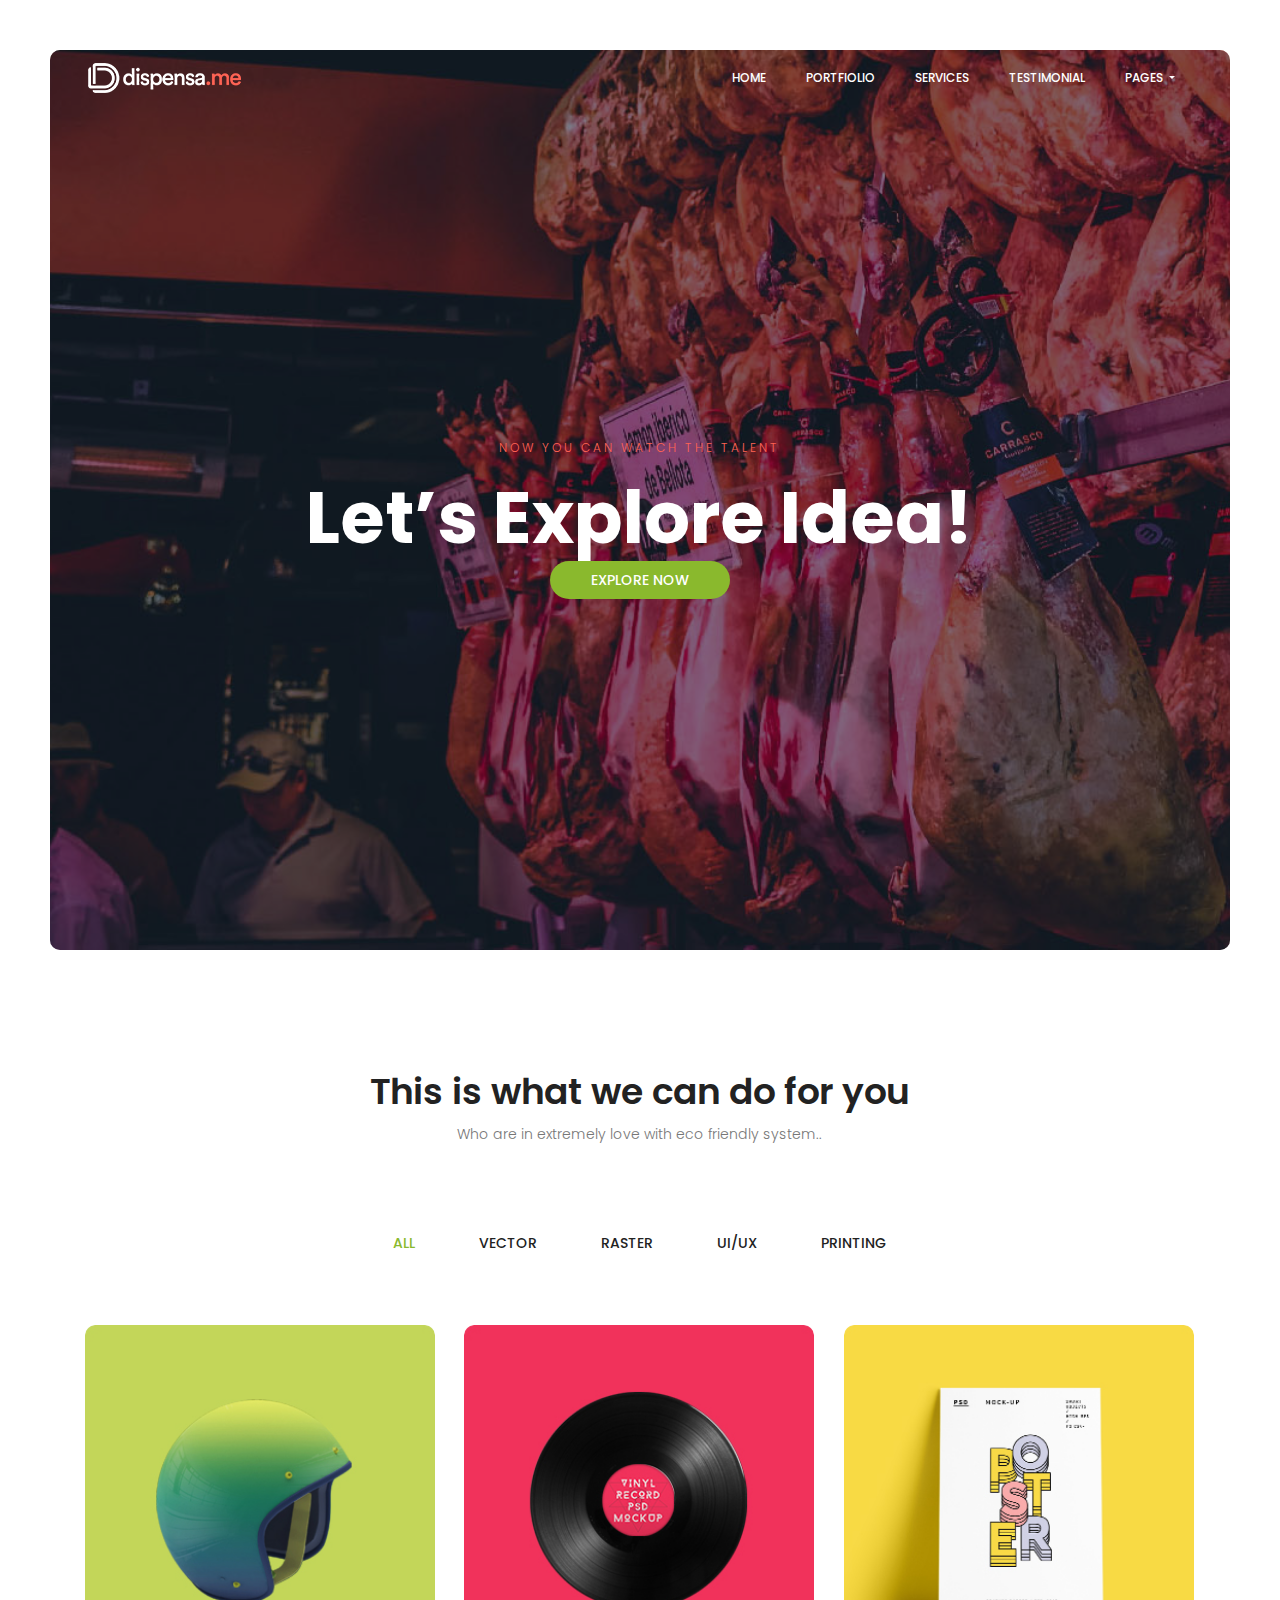
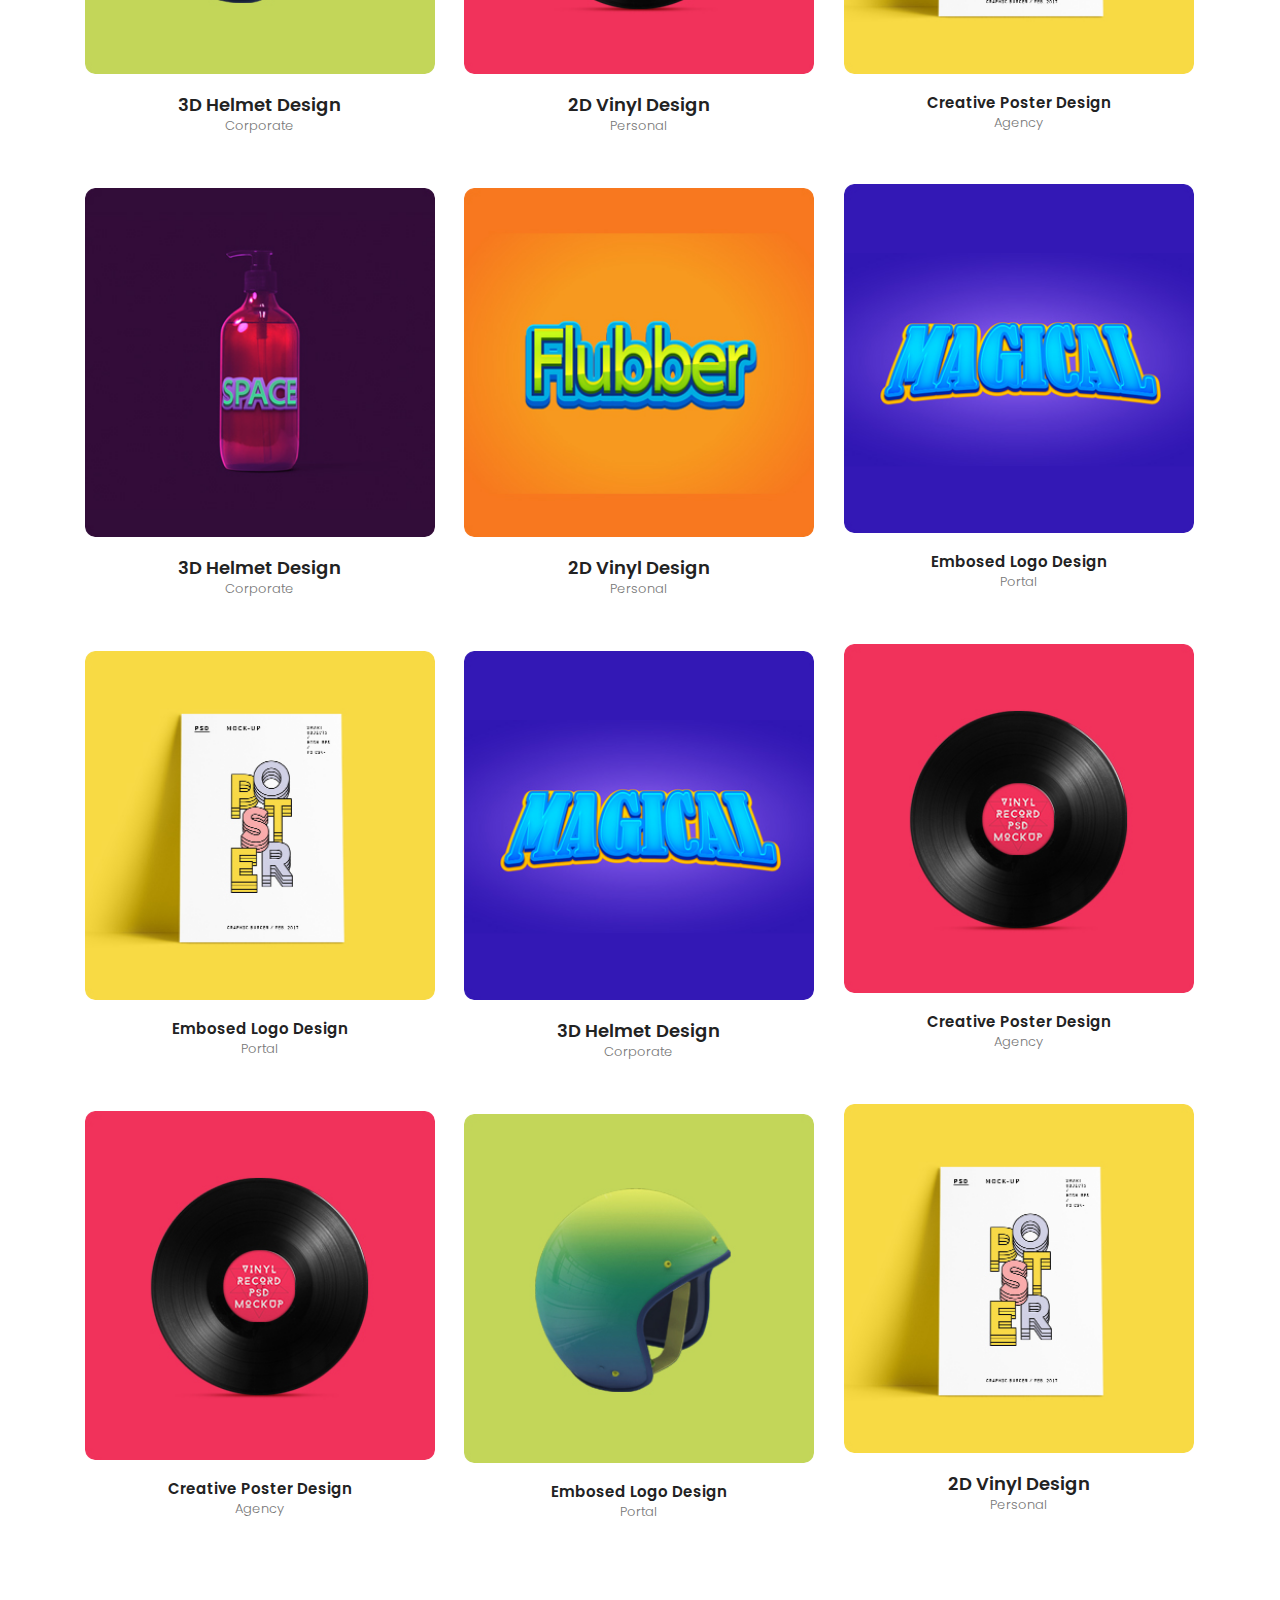
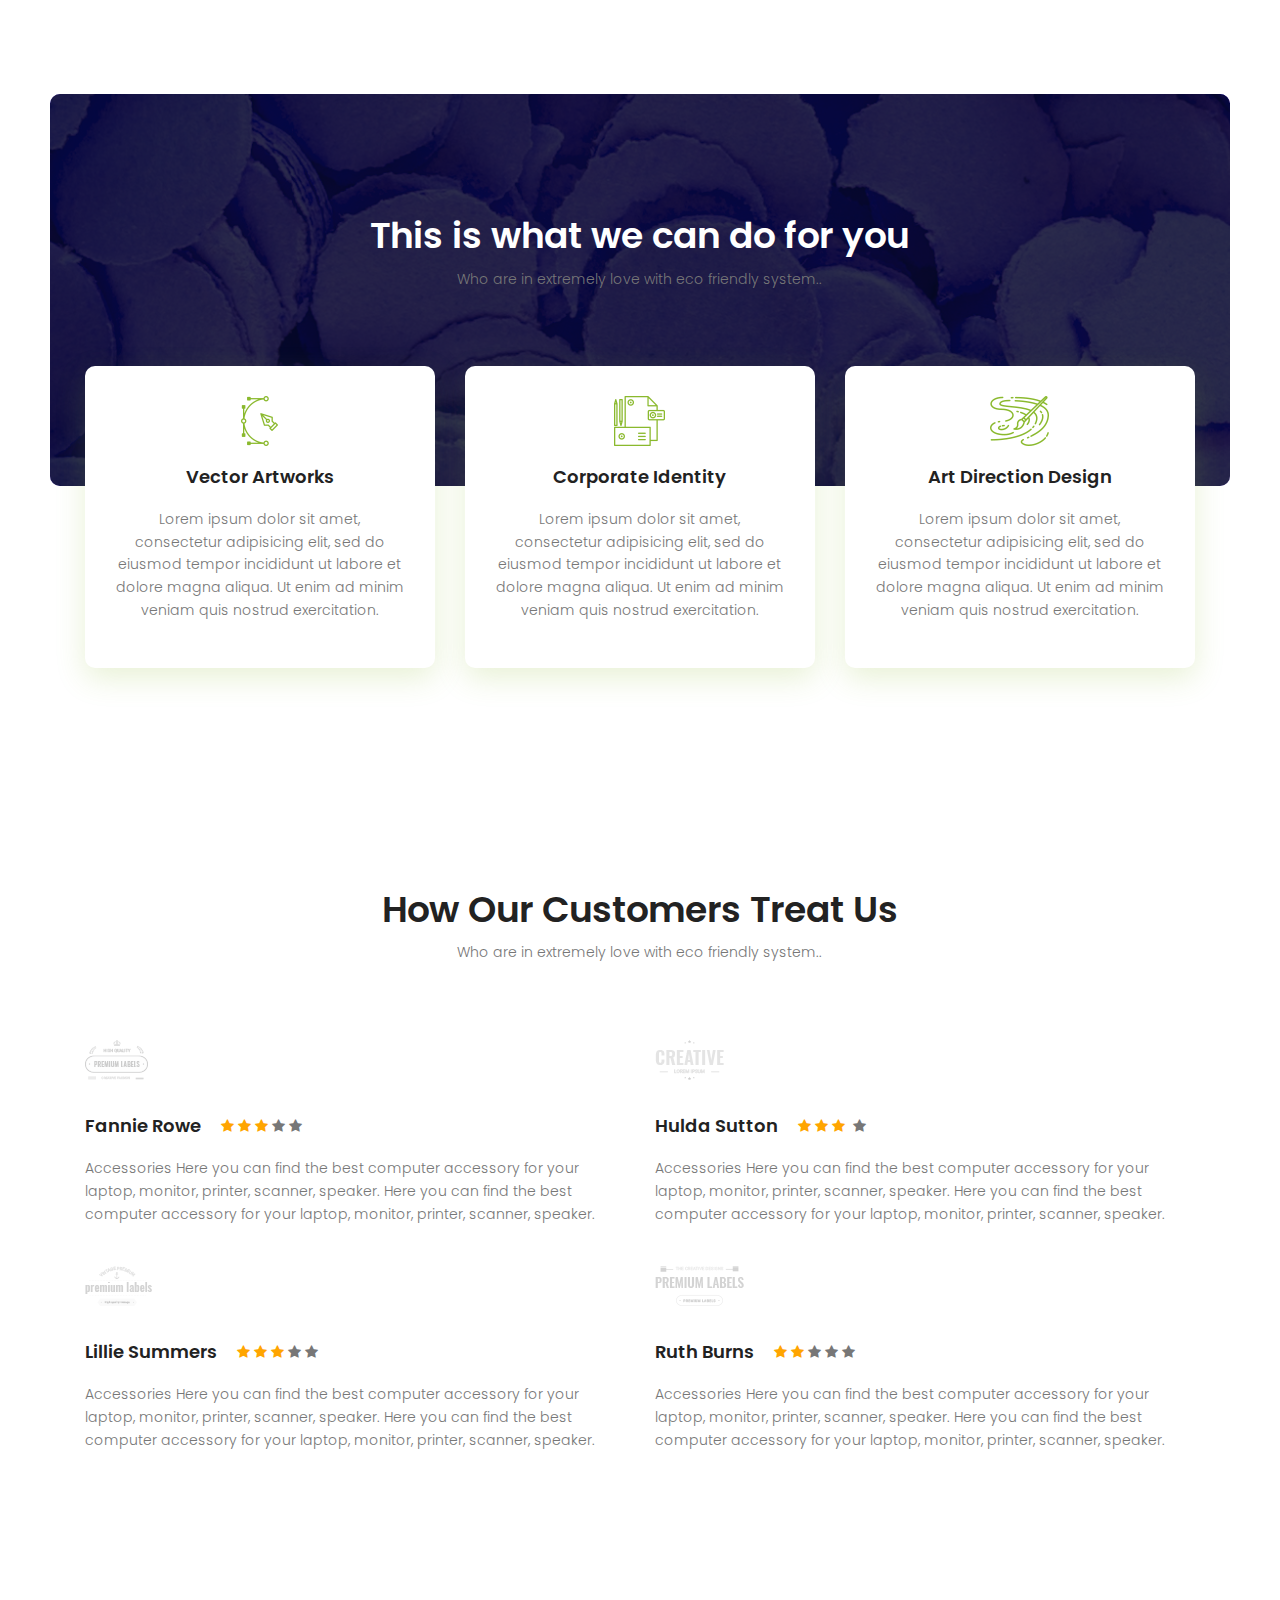
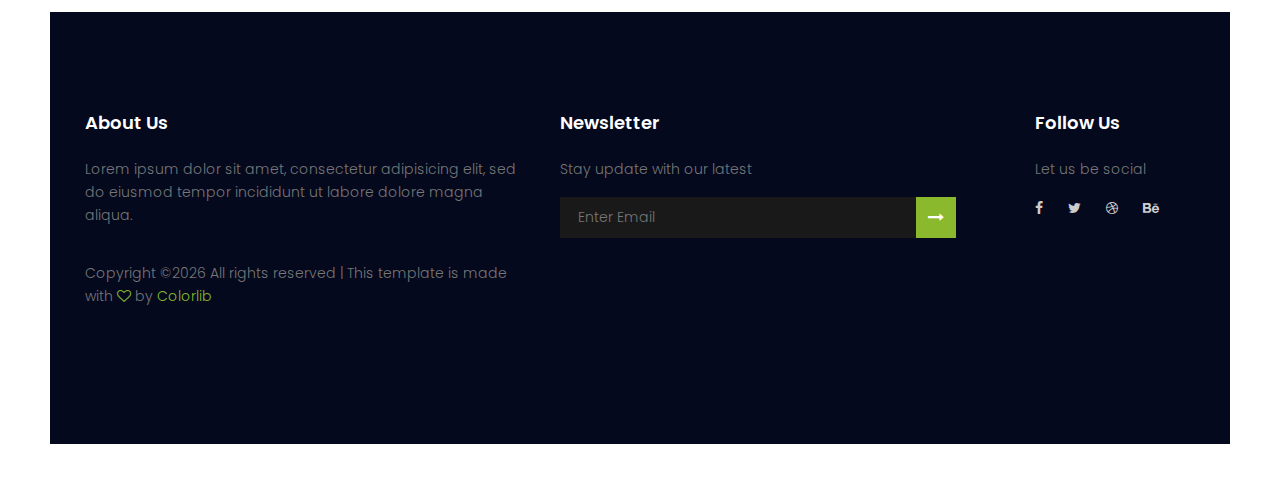
<file: index - Copia.html>
<!DOCTYPE html>
	<html lang="zxx" class="no-js">
	<head>
		<!-- Mobile Specific Meta -->
		<meta name="viewport" content="width=device-width, initial-scale=1, shrink-to-fit=no">
		<!-- Favicon-->
		<link rel="shortcut icon" href="img/fav.png">
		<!-- Author Meta -->
		<meta name="author" content="codepixer">
		<!-- Meta Description -->
		<meta name="description" content="">
		<!-- Meta Keyword -->
		<meta name="keywords" content="">
		<!-- meta character set -->
		<meta charset="UTF-8">
		<!-- Site Title -->
		<title>Portfolio</title>

		<link href="https://fonts.googleapis.com/css?family=Poppins:100,200,400,300,500,600,700" rel="stylesheet"> 
			<!--
			CSS
			============================================= -->
			<link rel="stylesheet" href="css/linearicons.css">
			<link rel="stylesheet" href="css/font-awesome.min.css">
			<link rel="stylesheet" href="css/bootstrap.css">
			<link rel="stylesheet" href="css/magnific-popup.css">
			<link rel="stylesheet" href="css/nice-select.css">					
			<link rel="stylesheet" href="css/animate.min.css">
			<link rel="stylesheet" href="css/owl.carousel.css">
			<link rel="stylesheet" href="css/main.css">
		</head>
		<body>
			<div class="protfolio-wrap">

			<!-- Start Header Area -->
			<header class="default-header">
				<nav class="navbar navbar-expand-lg  navbar-light">
					<div class="container">
						  <a class="navbar-brand" href="index.html">
						  	<img src="img/logo.png" alt="">
						  </a>
						  <button class="navbar-toggler" type="button" data-toggle="collapse" data-target="#navbarSupportedContent" aria-controls="navbarSupportedContent" aria-expanded="false" aria-label="Toggle navigation">
						    <span class="text-white lnr lnr-menu"></span>
						  </button>

						  <div class="collapse navbar-collapse justify-content-end align-items-center" id="navbarSupportedContent">
						    <ul class="navbar-nav">
								<li><a href="#home">Home</a></li>
								<li><a href="#portfolio">Portfiolio</a></li>
								<li><a href="#service">Services</a></li>
								<li><a href="#testimonial">Testimonial</a></li>
							   <!-- Dropdown -->
							    <li class="dropdown">
							      <a class="dropdown-toggle" href="#" id="navbardrop" data-toggle="dropdown">
							        Pages
							      </a>
							      <div class="dropdown-menu">
							        <a class="dropdown-item" href="generic.html">Generic</a>
							        <a class="dropdown-item" href="elements.html">Elements</a>
							      </div>
							    </li>	
						    </ul>
						  </div>						
					</div>
				</nav>
			</header>
			<!-- End Header Area -->	
				<!-- start banner Area -->
				<section class="banner-area relative" id="home">	
					<div class="overlay overlay-bg"></div>
					<div class="container">
						<div class="row fullscreen d-flex align-items-center justify-content-center">
							<div class="banner-content col-lg-10">
								<h5 class="text-uppercase">Now you can watch the Talent</h5>
								<h1>
									Let’s Explore Idea!				
								</h1>
								<a href="#" class="primary-btn text-uppercase">Explore Now</a>
							</div>											
						</div>
					</div>
				</section>
				<!-- End banner Area -->	
				
				<!-- Start portfolio-area Area -->	
				<section class="portfolio-area section-gap" id="portfolio">
				  <div class="container">
						<div class="row d-flex justify-content-center">
							<div class="menu-content col-lg-10">
								<div class="title text-center">
									<h1 class="mb-10">This is what we can do for you</h1>
									<p>Who are in extremely love with eco friendly system..</p>
								</div>
							</div>
						</div>
				    
				    <div class="filters">
				      <ul>
				        <li class="active" data-filter="*">All</li>
				        <li data-filter=".corporate">Vector</li>
				        <li data-filter=".personal">Raster</li>
				        <li data-filter=".agency">UI/UX</li>
				        <li data-filter=".portal">Printing</li>
				      </ul>
				    </div>
				    
				    <div class="filters-content">
				      <div class="row grid">
				        <div class="single-portfolio col-sm-4 all corporate">
				          <div class="item">
				            <img src="img/p1.jpg" alt="Work 1">
				            <div class="p-inner">
				              <h4>3D Helmet Design</h4>
				              <div class="cat">Corporate</div>
				            </div>
				          </div>
				        </div>
				        <div class="single-portfolio col-sm-4 all personal">
				          <div class="item">
				            <img src="img/p2.jpg" alt="Work 1">
				            <div class="p-inner">
				              <h4>2D Vinyl Design</h4>
				              <div class="cat">Personal</div>
				            </div>
				          </div>
				        </div>
				        <div class="single-portfolio col-sm-4 all agency">
				          <div class="item">
				            <img src="img/p3.jpg" alt="Work 1">
				            <div class="p-inner">
				              <h5>Creative Poster Design</h5>
				              <div class="cat">Agency</div>
				            </div>
				          </div>
				        </div>
				        <div class="single-portfolio col-sm-4 all portal">
				          <div class="item">
				            <img src="img/p4.jpg" alt="Work 1">
				            <div class="p-inner">
				              <h5>Embosed Logo Design</h5>
				              <div class="cat">Portal</div>
				            </div>
				          </div>
				        </div>

				        <div class="single-portfolio col-sm-4 all corporate">
				          <div class="item">
				            <img src="img/p5.jpg" alt="Work 1">
				            <div class="p-inner">
				              <h4>3D Helmet Design</h4>
				              <div class="cat">Corporate</div>
				            </div>
				          </div>
				        </div>
				        <div class="single-portfolio col-sm-4 all personal">
				          <div class="item">
				            <img src="img/p6.jpg" alt="Work 1">
				            <div class="p-inner">
				              <h4>2D Vinyl Design</h4>
				              <div class="cat">Personal</div>
				            </div>
				          </div>
				        </div>
				        <div class="single-portfolio col-sm-4 all agency">
				          <div class="item">
				            <img src="img/p2.jpg" alt="Work 1">
				            <div class="p-inner">
				              <h5>Creative Poster Design</h5>
				              <div class="cat">Agency</div>
				            </div>
				          </div>
				        </div>
				        <div class="single-portfolio col-sm-4 all portal">
				          <div class="item">
				            <img src="img/p3.jpg" alt="Work 1">
				            <div class="p-inner">
				              <h5>Embosed Logo Design</h5>
				              <div class="cat">Portal</div>
				            </div>
				          </div>
				        </div>		
				        <div class="single-portfolio col-sm-4 all corporate">
				          <div class="item">
				            <img src="img/p4.jpg" alt="Work 1">
				            <div class="p-inner">
				              <h4>3D Helmet Design</h4>
				              <div class="cat">Corporate</div>
				            </div>
				          </div>
				        </div>
				        <div class="single-portfolio col-sm-4 all personal">
				          <div class="item">
				            <img src="img/p3.jpg" alt="Work 1">
				            <div class="p-inner">
				              <h4>2D Vinyl Design</h4>
				              <div class="cat">Personal</div>
				            </div>
				          </div>
				        </div>
				        <div class="single-portfolio col-sm-4 all agency">
				          <div class="item">
				            <img src="img/p2.jpg" alt="Work 1">
				            <div class="p-inner">
				              <h5>Creative Poster Design</h5>
				              <div class="cat">Agency</div>
				            </div>
				          </div>
				        </div>
				        <div class="single-portfolio col-sm-4 all portal">
				          <div class="item">
				            <img src="img/p1.jpg" alt="Work 1">
				            <div class="p-inner">
				              <h5>Embosed Logo Design</h5>
				              <div class="cat">Portal</div>
				            </div>
				          </div>
				        </div>					        		        
				        
				      </div>
				    </div>
				    
				  </div>
				</section>
				<!-- End portfolio-area Area -->	

				
				<!-- Start service Area -->
				<section class="service-area section-gap relative" id="service">
					<div class="overlay overlay-bg"></div>	
					<div class="container">
						<div class="row d-flex justify-content-center">
							<div class="menu-content pb-60 col-lg-10">
								<div class="title text-center">
									<h1 class="mb-10 text-white">This is what we can do for you</h1>
									<p>Who are in extremely love with eco friendly system..</p>
								</div>
							</div>
						</div>	
					</div>	
				</section>
				<!-- End service Area -->
				
				<!-- Start services Area -->
				<section class="services-area pb-100" >
					<div class="container">
						<div class="row">
							<div class="col-lg-4">
								<div class="single-service">
									<img class="img-fluid" src="img/s1.png" alt="">
									<h4>Vector Artworks</h4>
									<p>
										Lorem ipsum dolor sit amet, consectetur adipisicing elit, sed do eiusmod tempor incididunt ut labore et dolore magna aliqua. Ut enim ad minim veniam quis nostrud exercitation.
									</p>
								</div>
							</div>
							<div class="col-lg-4">
								<div class="single-service">
									<img class="img-fluid" src="img/s2.png" alt="">
									<h4>Corporate Identity</h4>
									<p>
										Lorem ipsum dolor sit amet, consectetur adipisicing elit, sed do eiusmod tempor incididunt ut labore et dolore magna aliqua. Ut enim ad minim veniam quis nostrud exercitation.
									</p>
								</div>
							</div>
							<div class="col-lg-4">
								<div class="single-service">
									<img class="img-fluid" src="img/s3.png" alt="">
									<h4>Art Direction Design</h4>
									<p>
										Lorem ipsum dolor sit amet, consectetur adipisicing elit, sed do eiusmod tempor incididunt ut labore et dolore magna aliqua. Ut enim ad minim veniam quis nostrud exercitation.
									</p>
								</div>
							</div>														
						</div>
					</div>	
				</section>
				<!-- End services Area -->
				
				<!-- Start review Area -->
				<section class="review-area section-gap" id="testimonial">
					<div class="container">
						<div class="row d-flex justify-content-center">
							<div class="menu-content pb-60 col-lg-10">
								<div class="title text-center">
									<h1 class="mb-10">How Our Customers Treat Us</h1>
									<p>Who are in extremely love with eco friendly system..</p>
								</div>
							</div>
						</div>							
						<div class="row">
							<div class="col-lg-6">
								<div class="single-review">
									<img src="img/c1.png" alt="">
									<div class="title d-flex flex-row">
										<a href="#"><h4>Fannie Rowe</h4></a>									
										<div class="star">
											<span class="fa fa-star checked"></span>
											<span class="fa fa-star checked"></span>
											<span class="fa fa-star checked"></span>
											<span class="fa fa-star"></span>
											<span class="fa fa-star"></span>
										</div>
									</div>
									<p>
										Accessories Here you can find the best computer accessory for your laptop, monitor, printer, scanner, speaker. Here you can find the best computer accessory for your laptop, monitor, printer, scanner, speaker.
									</p>
								</div>	
								<div class="single-review">
									<img src="img/c3.png" alt="">
									<div class="title d-flex flex-row">
										<a href="#"><h4>Lillie Summers</h4></a>									
										<div class="star">
											<span class="fa fa-star checked"></span>
											<span class="fa fa-star checked"></span>
											<span class="fa fa-star checked"></span>
											<span class="fa fa-star"></span>
											<span class="fa fa-star"></span>
										</div>
									</div>
									<p>
										Accessories Here you can find the best computer accessory for your laptop, monitor, printer, scanner, speaker. Here you can find the best computer accessory for your laptop, monitor, printer, scanner, speaker.
									</p>
								</div>															
							</div>
							<div class="col-lg-6">
								<div class="single-review">
									<img src="img/c2.png" alt="">
									<div class="title d-flex flex-row">
										<a href="#"><h4>Hulda Sutton</h4></a>									
										<div class="star">
											<span class="fa fa-star checked"></span>
											<span class="fa fa-star checked"></span>
											<span class="fa fa-star checked"></span>
											<span class="fa fa-starchecked"></span>
											<span class="fa fa-star"></span>
										</div>
									</div>
									<p>
										Accessories Here you can find the best computer accessory for your laptop, monitor, printer, scanner, speaker. Here you can find the best computer accessory for your laptop, monitor, printer, scanner, speaker.
									</p>
								</div>	
								<div class="single-review">
									<img src="img/c4.png" alt="">
									<div class="title d-flex flex-row">
										<a href="#"><h4>Ruth Burns</h4></a>									
										<div class="star">
											<span class="fa fa-star checked"></span>
											<span class="fa fa-star checked"></span>
											<span class="fa fa-star"></span>
											<span class="fa fa-star"></span>
											<span class="fa fa-star"></span>
										</div>
									</div>
									<p>
										Accessories Here you can find the best computer accessory for your laptop, monitor, printer, scanner, speaker. Here you can find the best computer accessory for your laptop, monitor, printer, scanner, speaker.
									</p>
								</div>															
							</div>							
						</div>	
				</section>
				<!-- End review Area -->
				

				<!-- start footer Area -->		
				<footer class="footer-area section-gap">
					<div class="container">
						<div class="row">
							<div class="col-lg-5 col-md-6 col-sm-6">
								<div class="single-footer-widget">
									<h6>About Us</h6>
									<p>
										Lorem ipsum dolor sit amet, consectetur adipisicing elit, sed do eiusmod tempor incididunt ut labore dolore magna aliqua.
									</p>
									<p class="footer-text">
									<!-- Link back to Colorlib can't be removed. Template is licensed under CC BY 3.0. -->
Copyright &copy;<script>document.write(new Date().getFullYear());</script> All rights reserved | This template is made with <i class="fa fa-heart-o" aria-hidden="true"></i> by <a href="https://colorlib.com" target="_blank">Colorlib</a>
<!-- Link back to Colorlib can't be removed. Template is licensed under CC BY 3.0. -->
								</p>	
								</div>
							</div>
							<div class="col-lg-5  col-md-6 col-sm-6">
								<div class="single-footer-widget">
									<h6>Newsletter</h6>
									<p>Stay update with our latest</p>
									<div class="" id="mc_embed_signup">
										<form target="_blank" novalidate="true" action="https://spondonit.us12.list-manage.com/subscribe/post?u=1462626880ade1ac87bd9c93a&amp;id=92a4423d01" method="get" class="form-inline">
											<input class="form-control" name="EMAIL" placeholder="Enter Email" onfocus="this.placeholder = ''" onblur="this.placeholder = 'Enter Email '" required="" type="email">
				                            	<button class="click-btn btn btn-default"><i class="fa fa-long-arrow-right" aria-hidden="true"></i></button>
				                            	<div style="position: absolute; left: -5000px;">
													<input name="b_36c4fd991d266f23781ded980_aefe40901a" tabindex="-1" value="" type="text">
												</div>

											<div class="info"></div>
										</form>
									</div>
								</div>
							</div>						
							<div class="col-lg-2 col-md-6 col-sm-6 social-widget">
								<div class="single-footer-widget">
									<h6>Follow Us</h6>
									<p>Let us be social</p>
									<div class="footer-social d-flex align-items-center">
										<a href="#"><i class="fa fa-facebook"></i></a>
										<a href="#"><i class="fa fa-twitter"></i></a>
										<a href="#"><i class="fa fa-dribbble"></i></a>
										<a href="#"><i class="fa fa-behance"></i></a>
									</div>
								</div>
							</div>							
						</div>
					</div>
				</footer>	
				<!-- End footer Area -->					
			</div>
			<script src="js/vendor/jquery-2.2.4.min.js"></script>
			<script src="https://cdnjs.cloudflare.com/ajax/libs/popper.js/1.12.9/umd/popper.min.js" integrity="sha384-ApNbgh9B+Y1QKtv3Rn7W3mgPxhU9K/ScQsAP7hUibX39j7fakFPskvXusvfa0b4Q" crossorigin="anonymous"></script>
			<script src="js/vendor/bootstrap.min.js"></script>			
  			<script src="js/easing.min.js"></script>			
			<script src="js/jquery.ajaxchimp.min.js"></script>
			<script src="js/jquery.magnific-popup.min.js"></script>	
			<script src="js/owl.carousel.min.js"></script>			
			<script src="js/jquery.sticky.js"></script>			
			<script src="js/jquery.nice-select.min.js"></script>			
			<script src="js/parallax.min.js"></script>	
			<script src="js/mail-script.js"></script>
			<script src="js/isotope.pkgd.min.js"></script>	
			<script src="js/main.js"></script>	
		</body>
	</html>
</file>
<file: css/linearicons.css>
@font-face {
	font-family: 'Linearicons-Free';
	src:url('../fonts/Linearicons-Free.eot?w118d');
	src:url('../fonts/Linearicons-Free.eot?#iefixw118d') format('embedded-opentype'),
		url('../fonts/Linearicons-Free.woff2?w118d') format('woff2'),
		url('../fonts/Linearicons-Free.woff?w118d') format('woff'),
		url('../fonts/Linearicons-Free.ttf?w118d') format('truetype'),
		url('../fonts/Linearicons-Free.svg?w118d#Linearicons-Free') format('svg');
	font-weight: normal;
	font-style: normal;
}

.lnr {
	font-family: 'Linearicons-Free';
	speak: none;
	font-style: normal;
	font-weight: normal;
	font-variant: normal;
	text-transform: none;
	line-height: 1;

	/* Better Font Rendering =========== */
	-webkit-font-smoothing: antialiased;
	-moz-osx-font-smoothing: grayscale;
}

.lnr-home:before {
	content: "\e800";
}
.lnr-apartment:before {
	content: "\e801";
}
.lnr-pencil:before {
	content: "\e802";
}
.lnr-magic-wand:before {
	content: "\e803";
}
.lnr-drop:before {
	content: "\e804";
}
.lnr-lighter:before {
	content: "\e805";
}
.lnr-poop:before {
	content: "\e806";
}
.lnr-sun:before {
	content: "\e807";
}
.lnr-moon:before {
	content: "\e808";
}
.lnr-cloud:before {
	content: "\e809";
}
.lnr-cloud-upload:before {
	content: "\e80a";
}
.lnr-cloud-download:before {
	content: "\e80b";
}
.lnr-cloud-sync:before {
	content: "\e80c";
}
.lnr-cloud-check:before {
	content: "\e80d";
}
.lnr-database:before {
	content: "\e80e";
}
.lnr-lock:before {
	content: "\e80f";
}
.lnr-cog:before {
	content: "\e810";
}
.lnr-trash:before {
	content: "\e811";
}
.lnr-dice:before {
	content: "\e812";
}
.lnr-heart:before {
	content: "\e813";
}
.lnr-star:before {
	content: "\e814";
}
.lnr-star-half:before {
	content: "\e815";
}
.lnr-star-empty:before {
	content: "\e816";
}
.lnr-flag:before {
	content: "\e817";
}
.lnr-envelope:before {
	content: "\e818";
}
.lnr-paperclip:before {
	content: "\e819";
}
.lnr-inbox:before {
	content: "\e81a";
}
.lnr-eye:before {
	content: "\e81b";
}
.lnr-printer:before {
	content: "\e81c";
}
.lnr-file-empty:before {
	content: "\e81d";
}
.lnr-file-add:before {
	content: "\e81e";
}
.lnr-enter:before {
	content: "\e81f";
}
.lnr-exit:before {
	content: "\e820";
}
.lnr-graduation-hat:before {
	content: "\e821";
}
.lnr-license:before {
	content: "\e822";
}
.lnr-music-note:before {
	content: "\e823";
}
.lnr-film-play:before {
	content: "\e824";
}
.lnr-camera-video:before {
	content: "\e825";
}
.lnr-camera:before {
	content: "\e826";
}
.lnr-picture:before {
	content: "\e827";
}
.lnr-book:before {
	content: "\e828";
}
.lnr-bookmark:before {
	content: "\e829";
}
.lnr-user:before {
	content: "\e82a";
}
.lnr-users:before {
	content: "\e82b";
}
.lnr-shirt:before {
	content: "\e82c";
}
.lnr-store:before {
	content: "\e82d";
}
.lnr-cart:before {
	content: "\e82e";
}
.lnr-tag:before {
	content: "\e82f";
}
.lnr-phone-handset:before {
	content: "\e830";
}
.lnr-phone:before {
	content: "\e831";
}
.lnr-pushpin:before {
	content: "\e832";
}
.lnr-map-marker:before {
	content: "\e833";
}
.lnr-map:before {
	content: "\e834";
}
.lnr-location:before {
	content: "\e835";
}
.lnr-calendar-full:before {
	content: "\e836";
}
.lnr-keyboard:before {
	content: "\e837";
}
.lnr-spell-check:before {
	content: "\e838";
}
.lnr-screen:before {
	content: "\e839";
}
.lnr-smartphone:before {
	content: "\e83a";
}
.lnr-tablet:before {
	content: "\e83b";
}
.lnr-laptop:before {
	content: "\e83c";
}
.lnr-laptop-phone:before {
	content: "\e83d";
}
.lnr-power-switch:before {
	content: "\e83e";
}
.lnr-bubble:before {
	content: "\e83f";
}
.lnr-heart-pulse:before {
	content: "\e840";
}
.lnr-construction:before {
	content: "\e841";
}
.lnr-pie-chart:before {
	content: "\e842";
}
.lnr-chart-bars:before {
	content: "\e843";
}
.lnr-gift:before {
	content: "\e844";
}
.lnr-diamond:before {
	content: "\e845";
}
.lnr-linearicons:before {
	content: "\e846";
}
.lnr-dinner:before {
	content: "\e847";
}
.lnr-coffee-cup:before {
	content: "\e848";
}
.lnr-leaf:before {
	content: "\e849";
}
.lnr-paw:before {
	content: "\e84a";
}
.lnr-rocket:before {
	content: "\e84b";
}
.lnr-briefcase:before {
	content: "\e84c";
}
.lnr-bus:before {
	content: "\e84d";
}
.lnr-car:before {
	content: "\e84e";
}
.lnr-train:before {
	content: "\e84f";
}
.lnr-bicycle:before {
	content: "\e850";
}
.lnr-wheelchair:before {
	content: "\e851";
}
.lnr-select:before {
	content: "\e852";
}
.lnr-earth:before {
	content: "\e853";
}
.lnr-smile:before {
	content: "\e854";
}
.lnr-sad:before {
	content: "\e855";
}
.lnr-neutral:before {
	content: "\e856";
}
.lnr-mustache:before {
	content: "\e857";
}
.lnr-alarm:before {
	content: "\e858";
}
.lnr-bullhorn:before {
	content: "\e859";
}
.lnr-volume-high:before {
	content: "\e85a";
}
.lnr-volume-medium:before {
	content: "\e85b";
}
.lnr-volume-low:before {
	content: "\e85c";
}
.lnr-volume:before {
	content: "\e85d";
}
.lnr-mic:before {
	content: "\e85e";
}
.lnr-hourglass:before {
	content: "\e85f";
}
.lnr-undo:before {
	content: "\e860";
}
.lnr-redo:before {
	content: "\e861";
}
.lnr-sync:before {
	content: "\e862";
}
.lnr-history:before {
	content: "\e863";
}
.lnr-clock:before {
	content: "\e864";
}
.lnr-download:before {
	content: "\e865";
}
.lnr-upload:before {
	content: "\e866";
}
.lnr-enter-down:before {
	content: "\e867";
}
.lnr-exit-up:before {
	content: "\e868";
}
.lnr-bug:before {
	content: "\e869";
}
.lnr-code:before {
	content: "\e86a";
}
.lnr-link:before {
	content: "\e86b";
}
.lnr-unlink:before {
	content: "\e86c";
}
.lnr-thumbs-up:before {
	content: "\e86d";
}
.lnr-thumbs-down:before {
	content: "\e86e";
}
.lnr-magnifier:before {
	content: "\e86f";
}
.lnr-cross:before {
	content: "\e870";
}
.lnr-menu:before {
	content: "\e871";
}
.lnr-list:before {
	content: "\e872";
}
.lnr-chevron-up:before {
	content: "\e873";
}
.lnr-chevron-down:before {
	content: "\e874";
}
.lnr-chevron-left:before {
	content: "\e875";
}
.lnr-chevron-right:before {
	content: "\e876";
}
.lnr-arrow-up:before {
	content: "\e877";
}
.lnr-arrow-down:before {
	content: "\e878";
}
.lnr-arrow-left:before {
	content: "\e879";
}
.lnr-arrow-right:before {
	content: "\e87a";
}
.lnr-move:before {
	content: "\e87b";
}
.lnr-warning:before {
	content: "\e87c";
}
.lnr-question-circle:before {
	content: "\e87d";
}
.lnr-menu-circle:before {
	content: "\e87e";
}
.lnr-checkmark-circle:before {
	content: "\e87f";
}
.lnr-cross-circle:before {
	content: "\e880";
}
.lnr-plus-circle:before {
	content: "\e881";
}
.lnr-circle-minus:before {
	content: "\e882";
}
.lnr-arrow-up-circle:before {
	content: "\e883";
}
.lnr-arrow-down-circle:before {
	content: "\e884";
}
.lnr-arrow-left-circle:before {
	content: "\e885";
}
.lnr-arrow-right-circle:before {
	content: "\e886";
}
.lnr-chevron-up-circle:before {
	content: "\e887";
}
.lnr-chevron-down-circle:before {
	content: "\e888";
}
.lnr-chevron-left-circle:before {
	content: "\e889";
}
.lnr-chevron-right-circle:before {
	content: "\e88a";
}
.lnr-crop:before {
	content: "\e88b";
}
.lnr-frame-expand:before {
	content: "\e88c";
}
.lnr-frame-contract:before {
	content: "\e88d";
}
.lnr-layers:before {
	content: "\e88e";
}
.lnr-funnel:before {
	content: "\e88f";
}
.lnr-text-format:before {
	content: "\e890";
}
.lnr-text-format-remove:before {
	content: "\e891";
}
.lnr-text-size:before {
	content: "\e892";
}
.lnr-bold:before {
	content: "\e893";
}
.lnr-italic:before {
	content: "\e894";
}
.lnr-underline:before {
	content: "\e895";
}
.lnr-strikethrough:before {
	content: "\e896";
}
.lnr-highlight:before {
	content: "\e897";
}
.lnr-text-align-left:before {
	content: "\e898";
}
.lnr-text-align-center:before {
	content: "\e899";
}
.lnr-text-align-right:before {
	content: "\e89a";
}
.lnr-text-align-justify:before {
	content: "\e89b";
}
.lnr-line-spacing:before {
	content: "\e89c";
}
.lnr-indent-increase:before {
	content: "\e89d";
}
.lnr-indent-decrease:before {
	content: "\e89e";
}
.lnr-pilcrow:before {
	content: "\e89f";
}
.lnr-direction-ltr:before {
	content: "\e8a0";
}
.lnr-direction-rtl:before {
	content: "\e8a1";
}
.lnr-page-break:before {
	content: "\e8a2";
}
.lnr-sort-alpha-asc:before {
	content: "\e8a3";
}
.lnr-sort-amount-asc:before {
	content: "\e8a4";
}
.lnr-hand:before {
	content: "\e8a5";
}
.lnr-pointer-up:before {
	content: "\e8a6";
}
.lnr-pointer-right:before {
	content: "\e8a7";
}
.lnr-pointer-down:before {
	content: "\e8a8";
}
.lnr-pointer-left:before {
	content: "\e8a9";
}
</file>
<file: css/nice-select.css>
.nice-select {
  -webkit-tap-highlight-color: transparent;
  background-color: #fff;
  border-radius: 5px;
  border: solid 1px #e8e8e8;
  box-sizing: border-box;
  clear: both;
  cursor: pointer;
  display: block;
  float: left;
  font-family: inherit;
  font-size: 14px;
  font-weight: normal;
  height: 42px;
  line-height: 40px;
  outline: none;
  padding-left: 18px;
  padding-right: 30px;
  position: relative;
  text-align: left !important;
  -webkit-transition: all 0.2s ease-in-out;
  transition: all 0.2s ease-in-out;
  -webkit-user-select: none;
     -moz-user-select: none;
      -ms-user-select: none;
          user-select: none;
  white-space: nowrap;
  width: auto; }
  .nice-select:hover {
    border-color: #dbdbdb; }
  .nice-select:active, .nice-select.open, .nice-select:focus {
    border-color: #999; }
  .nice-select:after {
    border-bottom: 2px solid #999;
    border-right: 2px solid #999;
    content: '';
    display: block;
    height: 5px;
    margin-top: -4px;
    pointer-events: none;
    position: absolute;
    right: 12px;
    top: 50%;
    -webkit-transform-origin: 66% 66%;
        -ms-transform-origin: 66% 66%;
            transform-origin: 66% 66%;
    -webkit-transform: rotate(45deg);
        -ms-transform: rotate(45deg);
            transform: rotate(45deg);
    -webkit-transition: all 0.15s ease-in-out;
    transition: all 0.15s ease-in-out;
    width: 5px; }
  .nice-select.open:after {
    -webkit-transform: rotate(-135deg);
        -ms-transform: rotate(-135deg);
            transform: rotate(-135deg); }
  .nice-select.open .list {
    opacity: 1;
    pointer-events: auto;
    -webkit-transform: scale(1) translateY(0);
        -ms-transform: scale(1) translateY(0);
            transform: scale(1) translateY(0); }
  .nice-select.disabled {
    border-color: #ededed;
    color: #999;
    pointer-events: none; }
    .nice-select.disabled:after {
      border-color: #cccccc; }
  .nice-select.wide {
    width: 100%; }
    .nice-select.wide .list {
      left: 0 !important;
      right: 0 !important; }
  .nice-select.right {
    float: right; }
    .nice-select.right .list {
      left: auto;
      right: 0; }
  .nice-select.small {
    font-size: 12px;
    height: 36px;
    line-height: 34px; }
    .nice-select.small:after {
      height: 4px;
      width: 4px; }
    .nice-select.small .option {
      line-height: 34px;
      min-height: 34px; }
  .nice-select .list {
    background-color: #fff;
    border-radius: 5px;
    box-shadow: 0 0 0 1px rgba(68, 68, 68, 0.11);
    box-sizing: border-box;
    margin-top: 4px;
    opacity: 0;
    overflow: hidden;
    padding: 0;
    pointer-events: none;
    position: absolute;
    top: 100%;
    left: 0;
    -webkit-transform-origin: 50% 0;
        -ms-transform-origin: 50% 0;
            transform-origin: 50% 0;
    -webkit-transform: scale(0.75) translateY(-21px);
        -ms-transform: scale(0.75) translateY(-21px);
            transform: scale(0.75) translateY(-21px);
    -webkit-transition: all 0.2s cubic-bezier(0.5, 0, 0, 1.25), opacity 0.15s ease-out;
    transition: all 0.2s cubic-bezier(0.5, 0, 0, 1.25), opacity 0.15s ease-out;
    z-index: 9; }
    .nice-select .list:hover .option:not(:hover) {
      background-color: transparent !important; }
  .nice-select .option {
    cursor: pointer;
    font-weight: 400;
    line-height: 40px;
    list-style: none;
    min-height: 40px;
    outline: none;
    padding-left: 18px;
    padding-right: 29px;
    text-align: left;
    -webkit-transition: all 0.2s;
    transition: all 0.2s; }
    .nice-select .option:hover, .nice-select .option.focus, .nice-select .option.selected.focus {
      background-color: #f6f6f6; }
    .nice-select .option.selected {
      font-weight: bold; }
    .nice-select .option.disabled {
      background-color: transparent;
      color: #999;
      cursor: default; }

.no-csspointerevents .nice-select .list {
  display: none; }

.no-csspointerevents .nice-select.open .list {
  display: block; }
</file>
<file: css/main.css>
/*--------------------------- Color variations ----------------------*/
/* Medium Layout: 1280px */
/* Tablet Layout: 768px */
/* Mobile Layout: 320px */
/* Wide Mobile Layout: 480px */
/* =================================== */
/*  Basic Style 
/* =================================== */
::-moz-selection {
  /* Code for Firefox */
  background-color: #8ab92d;
  color: #fff;
}

::selection {
  background-color: #8ab92d;
  color: #fff;
}

::-webkit-input-placeholder {
  /* WebKit, Blink, Edge */
  color: #777777;
  font-weight: 300;
}

:-moz-placeholder {
  /* Mozilla Firefox 4 to 18 */
  color: #777777;
  opacity: 1;
  font-weight: 300;
}

::-moz-placeholder {
  /* Mozilla Firefox 19+ */
  color: #777777;
  opacity: 1;
  font-weight: 300;
}

:-ms-input-placeholder {
  /* Internet Explorer 10-11 */
  color: #777777;
  font-weight: 300;
}

::-ms-input-placeholder {
  /* Microsoft Edge */
  color: #777777;
  font-weight: 300;
}

body {
  color: #777777;
  font-family: "Poppins", sans-serif;
  font-size: 14px;
  font-weight: 300;
  line-height: 1.625em;
  position: relative;
}

ol, ul {
  margin: 0;
  padding: 0;
  list-style: none;
}

select {
  display: block;
}

figure {
  margin: 0;
}

a {
  -webkit-transition: all 0.3s ease 0s;
  -moz-transition: all 0.3s ease 0s;
  -o-transition: all 0.3s ease 0s;
  transition: all 0.3s ease 0s;
}

iframe {
  border: 0;
}

a, a:focus, a:hover {
  text-decoration: none;
  outline: 0;
}

.btn.active.focus,
.btn.active:focus,
.btn.focus,
.btn.focus:active,
.btn:active:focus,
.btn:focus {
  text-decoration: none;
  outline: 0;
}

.card-panel {
  margin: 0;
  padding: 60px;
}

/**
 *  Typography
 *
 **/
.btn i, .btn-large i, .btn-floating i, .btn-large i, .btn-flat i {
  font-size: 1em;
  line-height: inherit;
}

.gray-bg {
  background: #f9f9ff;
}

h1, h2, h3,
h4, h5, h6 {
  font-family: "Poppins", sans-serif;
  color: #222222;
  line-height: 1.2em !important;
  margin-bottom: 0;
  margin-top: 0;
  font-weight: 600;
}

.h1, .h2, .h3,
.h4, .h5, .h6 {
  margin-bottom: 0;
  margin-top: 0;
  font-family: "Poppins", sans-serif;
  font-weight: 600;
  color: #222222;
}

h1, .h1 {
  font-size: 36px;
}

h2, .h2 {
  font-size: 30px;
}

h3, .h3 {
  font-size: 24px;
}

h4, .h4 {
  font-size: 18px;
}

h5, .h5 {
  font-size: 16px;
}

h6, .h6 {
  font-size: 14px;
  color: #222222;
}

td, th {
  border-radius: 0px;
}

/**
 * For modern browsers
 * 1. The space content is one way to avoid an Opera bug when the
 *    contenteditable attribute is included anywhere else in the document.
 *    Otherwise it causes space to appear at the top and bottom of elements
 *    that are clearfixed.
 * 2. The use of `table` rather than `block` is only necessary if using
 *    `:before` to contain the top-margins of child elements.
 */
.clear::before, .clear::after {
  content: " ";
  display: table;
}

.clear::after {
  clear: both;
}

.fz-11 {
  font-size: 11px;
}

.fz-12 {
  font-size: 12px;
}

.fz-13 {
  font-size: 13px;
}

.fz-14 {
  font-size: 14px;
}

.fz-15 {
  font-size: 15px;
}

.fz-16 {
  font-size: 16px;
}

.fz-18 {
  font-size: 18px;
}

.fz-30 {
  font-size: 30px;
}

.fz-48 {
  font-size: 48px !important;
}

.fw100 {
  font-weight: 100;
}

.fw300 {
  font-weight: 300;
}

.fw400 {
  font-weight: 400 !important;
}

.fw500 {
  font-weight: 500;
}

.f700 {
  font-weight: 700;
}

.fsi {
  font-style: italic;
}

.mt-10 {
  margin-top: 10px;
}

.mt-15 {
  margin-top: 15px;
}

.mt-20 {
  margin-top: 20px;
}

.mt-25 {
  margin-top: 25px;
}

.mt-30 {
  margin-top: 30px;
}

.mt-35 {
  margin-top: 35px;
}

.mt-40 {
  margin-top: 40px;
}

.mt-50 {
  margin-top: 50px;
}

.mt-60 {
  margin-top: 60px;
}

.mt-70 {
  margin-top: 70px;
}

.mt-80 {
  margin-top: 80px;
}

.mt-100 {
  margin-top: 100px;
}

.mt-120 {
  margin-top: 120px;
}

.mt-150 {
  margin-top: 150px;
}

.ml-0 {
  margin-left: 0 !important;
}

.ml-5 {
  margin-left: 5px !important;
}

.ml-10 {
  margin-left: 10px;
}

.ml-15 {
  margin-left: 15px;
}

.ml-20 {
  margin-left: 20px;
}

.ml-30 {
  margin-left: 30px;
}

.ml-50 {
  margin-left: 50px;
}

.mr-0 {
  margin-right: 0 !important;
}

.mr-5 {
  margin-right: 5px !important;
}

.mr-15 {
  margin-right: 15px;
}

.mr-10 {
  margin-right: 10px;
}

.mr-20 {
  margin-right: 20px;
}

.mr-30 {
  margin-right: 30px;
}

.mr-50 {
  margin-right: 50px;
}

.mb-0 {
  margin-bottom: 0px;
}

.mb-0-i {
  margin-bottom: 0px !important;
}

.mb-5 {
  margin-bottom: 5px;
}

.mb-10 {
  margin-bottom: 10px;
}

.mb-15 {
  margin-bottom: 15px;
}

.mb-20 {
  margin-bottom: 20px;
}

.mb-25 {
  margin-bottom: 25px;
}

.mb-30 {
  margin-bottom: 30px;
}

.mb-40 {
  margin-bottom: 40px;
}

.mb-50 {
  margin-bottom: 50px;
}

.mb-60 {
  margin-bottom: 60px;
}

.mb-70 {
  margin-bottom: 70px;
}

.mb-80 {
  margin-bottom: 80px;
}

.mb-90 {
  margin-bottom: 90px;
}

.mb-100 {
  margin-bottom: 100px;
}

.pt-0 {
  padding-top: 0px;
}

.pt-10 {
  padding-top: 10px;
}

.pt-15 {
  padding-top: 15px;
}

.pt-20 {
  padding-top: 20px;
}

.pt-25 {
  padding-top: 25px;
}

.pt-30 {
  padding-top: 30px;
}

.pt-40 {
  padding-top: 40px;
}

.pt-50 {
  padding-top: 50px;
}

.pt-60 {
  padding-top: 60px;
}

.pt-70 {
  padding-top: 70px;
}

.pt-80 {
  padding-top: 80px;
}

.pt-90 {
  padding-top: 90px;
}

.pt-100 {
  padding-top: 100px;
}

.pt-120 {
  padding-top: 120px;
}

.pt-150 {
  padding-top: 150px;
}

.pt-170 {
  padding-top: 170px;
}

.pb-0 {
  padding-bottom: 0px;
}

.pb-10 {
  padding-bottom: 10px;
}

.pb-15 {
  padding-bottom: 15px;
}

.pb-20 {
  padding-bottom: 20px;
}

.pb-25 {
  padding-bottom: 25px;
}

.pb-30 {
  padding-bottom: 30px;
}

.pb-40 {
  padding-bottom: 40px;
}

.pb-50 {
  padding-bottom: 50px;
}

.pb-60 {
  padding-bottom: 60px;
}

.pb-70 {
  padding-bottom: 70px;
}

.pb-80 {
  padding-bottom: 80px;
}

.pb-90 {
  padding-bottom: 90px;
}

.pb-100 {
  padding-bottom: 100px;
}

.pb-120 {
  padding-bottom: 120px;
}

.pb-150 {
  padding-bottom: 150px;
}

.pr-30 {
  padding-right: 30px;
}

.pl-30 {
  padding-left: 30px;
}

.pl-90 {
  padding-left: 90px;
}

.p-40 {
  padding: 40px;
}

.float-left {
  float: left;
}

.float-right {
  float: right;
}

.text-italic {
  font-style: italic;
}

.text-white {
  color: #fff;
}

.text-black {
  color: #000;
}

.transition {
  -webkit-transition: all 0.3s ease 0s;
  -moz-transition: all 0.3s ease 0s;
  -o-transition: all 0.3s ease 0s;
  transition: all 0.3s ease 0s;
}

.section-full {
  padding: 100px 0;
}

.section-half {
  padding: 75px 0;
}

.text-center {
  text-align: center;
}

.text-left {
  text-align: left;
}

.text-rigth {
  text-align: right;
}

.flex {
  display: -webkit-box;
  display: -webkit-flex;
  display: -moz-flex;
  display: -ms-flexbox;
  display: flex;
}

.inline-flex {
  display: -webkit-inline-box;
  display: -webkit-inline-flex;
  display: -moz-inline-flex;
  display: -ms-inline-flexbox;
  display: inline-flex;
}

.flex-grow {
  -webkit-box-flex: 1;
  -webkit-flex-grow: 1;
  -moz-flex-grow: 1;
  -ms-flex-positive: 1;
  flex-grow: 1;
}

.flex-wrap {
  -webkit-flex-wrap: wrap;
  -moz-flex-wrap: wrap;
  -ms-flex-wrap: wrap;
  flex-wrap: wrap;
}

.flex-left {
  -webkit-box-pack: start;
  -ms-flex-pack: start;
  -webkit-justify-content: flex-start;
  -moz-justify-content: flex-start;
  justify-content: flex-start;
}

.flex-middle {
  -webkit-box-align: center;
  -ms-flex-align: center;
  -webkit-align-items: center;
  -moz-align-items: center;
  align-items: center;
}

.flex-right {
  -webkit-box-pack: end;
  -ms-flex-pack: end;
  -webkit-justify-content: flex-end;
  -moz-justify-content: flex-end;
  justify-content: flex-end;
}

.flex-top {
  -webkit-align-self: flex-start;
  -moz-align-self: flex-start;
  -ms-flex-item-align: start;
  align-self: flex-start;
}

.flex-center {
  -webkit-box-pack: center;
  -ms-flex-pack: center;
  -webkit-justify-content: center;
  -moz-justify-content: center;
  justify-content: center;
}

.flex-bottom {
  -webkit-align-self: flex-end;
  -moz-align-self: flex-end;
  -ms-flex-item-align: end;
  align-self: flex-end;
}

.space-between {
  -webkit-box-pack: justify;
  -ms-flex-pack: justify;
  -webkit-justify-content: space-between;
  -moz-justify-content: space-between;
  justify-content: space-between;
}

.space-around {
  -ms-flex-pack: distribute;
  -webkit-justify-content: space-around;
  -moz-justify-content: space-around;
  justify-content: space-around;
}

.flex-column {
  -webkit-box-direction: normal;
  -webkit-box-orient: vertical;
  -webkit-flex-direction: column;
  -moz-flex-direction: column;
  -ms-flex-direction: column;
  flex-direction: column;
}

.flex-cell {
  display: -webkit-box;
  display: -webkit-flex;
  display: -moz-flex;
  display: -ms-flexbox;
  display: flex;
  -webkit-box-flex: 1;
  -webkit-flex-grow: 1;
  -moz-flex-grow: 1;
  -ms-flex-positive: 1;
  flex-grow: 1;
}

.display-table {
  display: table;
}

.light {
  color: #fff;
}

.dark {
  color: #222;
}

.relative {
  position: relative;
}

.overflow-hidden {
  overflow: hidden;
}

.overlay {
  position: absolute;
  left: 0;
  right: 0;
  top: 0;
  bottom: 0;
}

.container.fullwidth {
  width: 100%;
}

.container.no-padding {
  padding-left: 0;
  padding-right: 0;
}

.no-padding {
  padding: 0;
}

.section-bg {
  background: #f9fafc;
}

@media (max-width: 767px) {
  .no-flex-xs {
    display: block !important;
  }
}

.row.no-margin {
  margin-left: 0;
  margin-right: 0;
}

.sample-text-area {
  background: #fff;
  padding: 100px 0 70px 0;
}

.text-heading {
  margin-bottom: 30px;
  font-size: 24px;
}

b, sup, sub, u, del {
  color: #ff6354;
}

h1 {
  font-size: 36px;
}

h2 {
  font-size: 30px;
}

h3 {
  font-size: 24px;
}

h4 {
  font-size: 18px;
}

h5 {
  font-size: 16px;
}

h6 {
  font-size: 14px;
}

h1, h2, h3, h4, h5, h6 {
  line-height: 1.5em;
}

.typography h1, .typography h2, .typography h3, .typography h4, .typography h5, .typography h6 {
  color: #777777;
}

.button-area {
  background: #fff;
}

.button-area .border-top-generic {
  padding: 70px 15px;
  border-top: 1px dotted #eee;
}

.button-group-area .genric-btn {
  margin-right: 10px;
  margin-top: 10px;
}

.button-group-area .genric-btn:last-child {
  margin-right: 0;
}

.genric-btn {
  display: inline-block;
  outline: none;
  line-height: 40px;
  padding: 0 30px;
  font-size: .8em;
  text-align: center;
  text-decoration: none;
  font-weight: 500;
  cursor: pointer;
  -webkit-transition: all 0.3s ease 0s;
  -moz-transition: all 0.3s ease 0s;
  -o-transition: all 0.3s ease 0s;
  transition: all 0.3s ease 0s;
}

.genric-btn:focus {
  outline: none;
}

.genric-btn.e-large {
  padding: 0 40px;
  line-height: 50px;
}

.genric-btn.large {
  line-height: 45px;
}

.genric-btn.medium {
  line-height: 30px;
}

.genric-btn.small {
  line-height: 25px;
}

.genric-btn.radius {
  border-radius: 3px;
}

.genric-btn.circle {
  border-radius: 20px;
}

.genric-btn.arrow {
  display: -webkit-inline-box;
  display: -ms-inline-flexbox;
  display: inline-flex;
  -webkit-box-align: center;
  -ms-flex-align: center;
  align-items: center;
}

.genric-btn.arrow span {
  margin-left: 10px;
}

.genric-btn.default {
  color: #222222;
  background: #f9f9ff;
  border: 1px solid transparent;
}

.genric-btn.default:hover {
  border: 1px solid #f9f9ff;
  background: #fff;
}

.genric-btn.default-border {
  border: 1px solid #f9f9ff;
  background: #fff;
}

.genric-btn.default-border:hover {
  color: #222222;
  background: #f9f9ff;
  border: 1px solid transparent;
}

.genric-btn.primary {
  color: #fff;
  background: #8ab92d;
  border: 1px solid transparent;
}

.genric-btn.primary:hover {
  color: #8ab92d;
  border: 1px solid #8ab92d;
  background: #fff;
}

.genric-btn.primary-border {
  color: #8ab92d;
  border: 1px solid #8ab92d;
  background: #fff;
}

.genric-btn.primary-border:hover {
  color: #fff;
  background: #8ab92d;
  border: 1px solid transparent;
}

.genric-btn.success {
  color: #fff;
  background: #4cd3e3;
  border: 1px solid transparent;
}

.genric-btn.success:hover {
  color: #4cd3e3;
  border: 1px solid #4cd3e3;
  background: #fff;
}

.genric-btn.success-border {
  color: #4cd3e3;
  border: 1px solid #4cd3e3;
  background: #fff;
}

.genric-btn.success-border:hover {
  color: #fff;
  background: #4cd3e3;
  border: 1px solid transparent;
}

.genric-btn.info {
  color: #fff;
  background: #38a4ff;
  border: 1px solid transparent;
}

.genric-btn.info:hover {
  color: #38a4ff;
  border: 1px solid #38a4ff;
  background: #fff;
}

.genric-btn.info-border {
  color: #38a4ff;
  border: 1px solid #38a4ff;
  background: #fff;
}

.genric-btn.info-border:hover {
  color: #fff;
  background: #38a4ff;
  border: 1px solid transparent;
}

.genric-btn.warning {
  color: #fff;
  background: #ff6354;
  border: 1px solid transparent;
}

.genric-btn.warning:hover {
  color: #ff6354;
  border: 1px solid #ff6354;
  background: #fff;
}

.genric-btn.warning-border {
  color: #f4e700;
  border: 1px solid #f4e700;
  background: #fff;
}

.genric-btn.warning-border:hover {
  color: #fff;
  background: #f4e700;
  border: 1px solid transparent;
}

.genric-btn.danger {
  color: #fff;
  background: #f44a40;
  border: 1px solid transparent;
}

.genric-btn.danger:hover {
  color: #f44a40;
  border: 1px solid #f44a40;
  background: #fff;
}

.genric-btn.danger-border {
  color: #f44a40;
  border: 1px solid #f44a40;
  background: #fff;
}

.genric-btn.danger-border:hover {
  color: #fff;
  background: #f44a40;
  border: 1px solid transparent;
}

.genric-btn.link {
  color: #222222;
  background: #f9f9ff;
  text-decoration: underline;
  border: 1px solid transparent;
}

.genric-btn.link:hover {
  color: #222222;
  border: 1px solid #f9f9ff;
  background: #fff;
}

.genric-btn.link-border {
  color: #222222;
  border: 1px solid #f9f9ff;
  background: #fff;
  text-decoration: underline;
}

.genric-btn.link-border:hover {
  color: #222222;
  background: #f9f9ff;
  border: 1px solid transparent;
}

.genric-btn.disable {
  color: #222222, 0.3;
  background: #f9f9ff;
  border: 1px solid transparent;
  cursor: not-allowed;
}

.generic-blockquote {
  padding: 30px 50px 30px 30px;
  background: #f9f9ff;
  border-left: 2px solid #8ab92d;
}

@media (max-width: 990px) {
  .progress-table-wrap {
    overflow-x: scroll;
  }
}

.progress-table {
  background: #f9f9ff;
  padding: 15px 0px 30px 0px;
  min-width: 800px;
}

.progress-table .serial {
  width: 11.83%;
  padding-left: 30px;
}

.progress-table .country {
  width: 28.07%;
}

.progress-table .visit {
  width: 19.74%;
}

.progress-table .percentage {
  width: 40.36%;
  padding-right: 50px;
}

.progress-table .table-head {
  display: flex;
}

.progress-table .table-head .serial, .progress-table .table-head .country, .progress-table .table-head .visit, .progress-table .table-head .percentage {
  color: #222222;
  line-height: 40px;
  text-transform: uppercase;
  font-weight: 500;
}

.progress-table .table-row {
  padding: 15px 0;
  border-top: 1px solid #edf3fd;
  display: flex;
}

.progress-table .table-row .serial, .progress-table .table-row .country, .progress-table .table-row .visit, .progress-table .table-row .percentage {
  display: flex;
  align-items: center;
}

.progress-table .table-row .country img {
  margin-right: 15px;
}

.progress-table .table-row .percentage .progress {
  width: 80%;
  border-radius: 0px;
  background: transparent;
}

.progress-table .table-row .percentage .progress .progress-bar {
  height: 5px;
  line-height: 5px;
}

.progress-table .table-row .percentage .progress .progress-bar.color-1 {
  background-color: #6382e6;
}

.progress-table .table-row .percentage .progress .progress-bar.color-2 {
  background-color: #e66686;
}

.progress-table .table-row .percentage .progress .progress-bar.color-3 {
  background-color: #f09359;
}

.progress-table .table-row .percentage .progress .progress-bar.color-4 {
  background-color: #73fbaf;
}

.progress-table .table-row .percentage .progress .progress-bar.color-5 {
  background-color: #73fbaf;
}

.progress-table .table-row .percentage .progress .progress-bar.color-6 {
  background-color: #6382e6;
}

.progress-table .table-row .percentage .progress .progress-bar.color-7 {
  background-color: #a367e7;
}

.progress-table .table-row .percentage .progress .progress-bar.color-8 {
  background-color: #e66686;
}

.single-gallery-image {
  margin-top: 30px;
  background-repeat: no-repeat !important;
  background-position: center center !important;
  background-size: cover !important;
  height: 200px;
}

.list-style {
  width: 14px;
  height: 14px;
}

.unordered-list li {
  position: relative;
  padding-left: 30px;
  line-height: 1.82em !important;
}

.unordered-list li:before {
  content: "";
  position: absolute;
  width: 14px;
  height: 14px;
  border: 3px solid #8ab92d;
  background: #fff;
  top: 4px;
  left: 0;
  border-radius: 50%;
}

.ordered-list {
  margin-left: 30px;
}

.ordered-list li {
  list-style-type: decimal-leading-zero;
  color: #8ab92d;
  font-weight: 500;
  line-height: 1.82em !important;
}

.ordered-list li span {
  font-weight: 300;
  color: #777777;
}

.ordered-list-alpha li {
  margin-left: 30px;
  list-style-type: lower-alpha;
  color: #8ab92d;
  font-weight: 500;
  line-height: 1.82em !important;
}

.ordered-list-alpha li span {
  font-weight: 300;
  color: #777777;
}

.ordered-list-roman li {
  margin-left: 30px;
  list-style-type: lower-roman;
  color: #8ab92d;
  font-weight: 500;
  line-height: 1.82em !important;
}

.ordered-list-roman li span {
  font-weight: 300;
  color: #777777;
}

.single-input {
  display: block;
  width: 70%;
  line-height: 41px;
  border: none;
  outline: none;
  background: #f9f9ff;
  padding: 0 20px;
  margin: 0 0 0 auto;
}

.single-input:focus {
  outline: none;
}

.input-group-icon {
  position: relative;
}

.input-group-icon .icon {
  position: absolute;
  left: 20px;
  top: 0;
  line-height: 40px;
  z-index: 3;
}

.input-group-icon .icon i {
  color: #797979;
}

.input-group-icon .single-input {
  padding-left: 45px;
}

.form-inline .click-btn {
  background-color: #ff6354;
  color: #fff;
  border-radius: 0;
  border-top-left-radius: 0px;
  border-bottom-left-radius: 0px;
  padding: 8px 12px;
  border: 0;
  margin: 0 auto 0 0;
}

.single-textarea {
  display: block;
  width: 100%;
  line-height: 40px;
  border: none;
  outline: none;
  background: #f9f9ff;
  padding: 0 20px;
  height: 100px;
  resize: none;
}

.single-textarea:focus {
  outline: none;
}

.single-input-primary {
  display: block;
  width: 100%;
  line-height: 40px;
  border: 1px solid transparent;
  outline: none;
  background: #f9f9ff;
  padding: 0 20px;
}

.single-input-primary:focus {
  outline: none;
  border: 1px solid #8ab92d;
}

.single-input-accent {
  display: block;
  width: 100%;
  line-height: 40px;
  border: 1px solid transparent;
  outline: none;
  background: #f9f9ff;
  padding: 0 20px;
}

.single-input-accent:focus {
  outline: none;
  border: 1px solid #eb6b55;
}

.single-input-secondary {
  display: block;
  width: 100%;
  line-height: 40px;
  border: 1px solid transparent;
  outline: none;
  background: #f9f9ff;
  padding: 0 20px;
}

.single-input-secondary:focus {
  outline: none;
  border: 1px solid #f09359;
}

.default-switch {
  width: 35px;
  height: 17px;
  border-radius: 8.5px;
  background: #f9f9ff;
  position: relative;
  cursor: pointer;
}

.default-switch input {
  position: absolute;
  left: 0;
  top: 0;
  right: 0;
  bottom: 0;
  width: 100%;
  height: 100%;
  opacity: 0;
  cursor: pointer;
}

.default-switch input + label {
  position: absolute;
  top: 1px;
  left: 1px;
  width: 15px;
  height: 15px;
  border-radius: 50%;
  background: #8ab92d;
  -webkit-transition: all 0.2s;
  -moz-transition: all 0.2s;
  -o-transition: all 0.2s;
  transition: all 0.2s;
  box-shadow: 0px 4px 5px 0px rgba(0, 0, 0, 0.2);
  cursor: pointer;
}

.default-switch input:checked + label {
  left: 19px;
}

.primary-switch {
  width: 35px;
  height: 17px;
  border-radius: 8.5px;
  background: #f9f9ff;
  position: relative;
  cursor: pointer;
}

.primary-switch input {
  position: absolute;
  left: 0;
  top: 0;
  right: 0;
  bottom: 0;
  width: 100%;
  height: 100%;
  opacity: 0;
}

.primary-switch input + label {
  position: absolute;
  left: 0;
  top: 0;
  right: 0;
  bottom: 0;
  width: 100%;
  height: 100%;
}

.primary-switch input + label:before {
  content: "";
  position: absolute;
  left: 0;
  top: 0;
  right: 0;
  bottom: 0;
  width: 100%;
  height: 100%;
  background: transparent;
  border-radius: 8.5px;
  cursor: pointer;
  -webkit-transition: all 0.2s;
  -moz-transition: all 0.2s;
  -o-transition: all 0.2s;
  transition: all 0.2s;
}

.primary-switch input + label:after {
  content: "";
  position: absolute;
  top: 1px;
  left: 1px;
  width: 15px;
  height: 15px;
  border-radius: 50%;
  background: #fff;
  -webkit-transition: all 0.2s;
  -moz-transition: all 0.2s;
  -o-transition: all 0.2s;
  transition: all 0.2s;
  box-shadow: 0px 4px 5px 0px rgba(0, 0, 0, 0.2);
  cursor: pointer;
}

.primary-switch input:checked + label:after {
  left: 19px;
}

.primary-switch input:checked + label:before {
  background: #8ab92d;
}

.confirm-switch {
  width: 35px;
  height: 17px;
  border-radius: 8.5px;
  background: #f9f9ff;
  position: relative;
  cursor: pointer;
}

.confirm-switch input {
  position: absolute;
  left: 0;
  top: 0;
  right: 0;
  bottom: 0;
  width: 100%;
  height: 100%;
  opacity: 0;
}

.confirm-switch input + label {
  position: absolute;
  left: 0;
  top: 0;
  right: 0;
  bottom: 0;
  width: 100%;
  height: 100%;
}

.confirm-switch input + label:before {
  content: "";
  position: absolute;
  left: 0;
  top: 0;
  right: 0;
  bottom: 0;
  width: 100%;
  height: 100%;
  background: transparent;
  border-radius: 8.5px;
  -webkit-transition: all 0.2s;
  -moz-transition: all 0.2s;
  -o-transition: all 0.2s;
  transition: all 0.2s;
  cursor: pointer;
}

.confirm-switch input + label:after {
  content: "";
  position: absolute;
  top: 1px;
  left: 1px;
  width: 15px;
  height: 15px;
  border-radius: 50%;
  background: #fff;
  -webkit-transition: all 0.2s;
  -moz-transition: all 0.2s;
  -o-transition: all 0.2s;
  transition: all 0.2s;
  box-shadow: 0px 4px 5px 0px rgba(0, 0, 0, 0.2);
  cursor: pointer;
}

.confirm-switch input:checked + label:after {
  left: 19px;
}

.confirm-switch input:checked + label:before {
  background: #4cd3e3;
}

.primary-checkbox {
  width: 16px;
  height: 16px;
  border-radius: 3px;
  background: #f9f9ff;
  position: relative;
  cursor: pointer;
}

.primary-checkbox input {
  position: absolute;
  left: 0;
  top: 0;
  right: 0;
  bottom: 0;
  width: 100%;
  height: 100%;
  opacity: 0;
}

.primary-checkbox input + label {
  position: absolute;
  left: 0;
  top: 0;
  right: 0;
  bottom: 0;
  width: 100%;
  height: 100%;
  border-radius: 3px;
  cursor: pointer;
  border: 1px solid #f1f1f1;
}

.primary-checkbox input:checked + label {
  background: url(../img/elements/primary-check.png) no-repeat center center/cover;
  border: none;
}

.confirm-checkbox {
  width: 16px;
  height: 16px;
  border-radius: 3px;
  background: #f9f9ff;
  position: relative;
  cursor: pointer;
}

.confirm-checkbox input {
  position: absolute;
  left: 0;
  top: 0;
  right: 0;
  bottom: 0;
  width: 100%;
  height: 100%;
  opacity: 0;
}

.confirm-checkbox input + label {
  position: absolute;
  left: 0;
  top: 0;
  right: 0;
  bottom: 0;
  width: 100%;
  height: 100%;
  border-radius: 3px;
  cursor: pointer;
  border: 1px solid #f1f1f1;
}

.confirm-checkbox input:checked + label {
  background: url(../img/elements/success-check.png) no-repeat center center/cover;
  border: none;
}

.disabled-checkbox {
  width: 16px;
  height: 16px;
  border-radius: 3px;
  background: #f9f9ff;
  position: relative;
  cursor: pointer;
}

.disabled-checkbox input {
  position: absolute;
  left: 0;
  top: 0;
  right: 0;
  bottom: 0;
  width: 100%;
  height: 100%;
  opacity: 0;
}

.disabled-checkbox input + label {
  position: absolute;
  left: 0;
  top: 0;
  right: 0;
  bottom: 0;
  width: 100%;
  height: 100%;
  border-radius: 3px;
  cursor: pointer;
  border: 1px solid #f1f1f1;
}

.disabled-checkbox input:disabled {
  cursor: not-allowed;
  z-index: 3;
}

.disabled-checkbox input:checked + label {
  background: url(../img/elements/disabled-check.png) no-repeat center center/cover;
  border: none;
}

.primary-radio {
  width: 16px;
  height: 16px;
  border-radius: 8px;
  background: #f9f9ff;
  position: relative;
  cursor: pointer;
}

.primary-radio input {
  position: absolute;
  left: 0;
  top: 0;
  right: 0;
  bottom: 0;
  width: 100%;
  height: 100%;
  opacity: 0;
}

.primary-radio input + label {
  position: absolute;
  left: 0;
  top: 0;
  right: 0;
  bottom: 0;
  width: 100%;
  height: 100%;
  border-radius: 8px;
  cursor: pointer;
  border: 1px solid #f1f1f1;
}

.primary-radio input:checked + label {
  background: url(../img/elements/primary-radio.png) no-repeat center center/cover;
  border: none;
}

.confirm-radio {
  width: 16px;
  height: 16px;
  border-radius: 8px;
  background: #f9f9ff;
  position: relative;
  cursor: pointer;
}

.confirm-radio input {
  position: absolute;
  left: 0;
  top: 0;
  right: 0;
  bottom: 0;
  width: 100%;
  height: 100%;
  opacity: 0;
}

.confirm-radio input + label {
  position: absolute;
  left: 0;
  top: 0;
  right: 0;
  bottom: 0;
  width: 100%;
  height: 100%;
  border-radius: 8px;
  cursor: pointer;
  border: 1px solid #f1f1f1;
}

.confirm-radio input:checked + label {
  background: url(../img/elements/success-radio.png) no-repeat center center/cover;
  border: none;
}

.disabled-radio {
  width: 16px;
  height: 16px;
  border-radius: 8px;
  background: #f9f9ff;
  position: relative;
  cursor: pointer;
}

.disabled-radio input {
  position: absolute;
  left: 0;
  top: 0;
  right: 0;
  bottom: 0;
  width: 100%;
  height: 100%;
  opacity: 0;
}

.disabled-radio input + label {
  position: absolute;
  left: 0;
  top: 0;
  right: 0;
  bottom: 0;
  width: 100%;
  height: 100%;
  border-radius: 8px;
  cursor: pointer;
  border: 1px solid #f1f1f1;
}

.disabled-radio input:disabled {
  cursor: not-allowed;
  z-index: 3;
}

.disabled-radio input:checked + label {
  background: url(../img/elements/disabled-radio.png) no-repeat center center/cover;
  border: none;
}

.default-select {
  height: 40px;
}

.default-select .nice-select {
  border: none;
  border-radius: 0px;
  height: 40px;
  background: #f9f9ff;
  padding-left: 20px;
  padding-right: 40px;
}

.default-select .nice-select .list {
  margin-top: 0;
  border: none;
  border-radius: 0px;
  box-shadow: none;
  width: 100%;
  padding: 10px 0 10px 0px;
}

.default-select .nice-select .list .option {
  font-weight: 300;
  -webkit-transition: all 0.3s ease 0s;
  -moz-transition: all 0.3s ease 0s;
  -o-transition: all 0.3s ease 0s;
  transition: all 0.3s ease 0s;
  line-height: 28px;
  min-height: 28px;
  font-size: 12px;
  padding-left: 20px;
}

.default-select .nice-select .list .option.selected {
  color: #8ab92d;
  background: transparent;
}

.default-select .nice-select .list .option:hover {
  color: #8ab92d;
  background: transparent;
}

.default-select .current {
  margin-right: 50px;
  font-weight: 300;
}

.default-select .nice-select::after {
  right: 20px;
}

.form-select {
  height: 40px;
  width: 100%;
}

.form-select .nice-select {
  border: none;
  border-radius: 0px;
  height: 40px;
  background: #f9f9ff;
  padding-left: 45px;
  padding-right: 40px;
  width: 100%;
}

.form-select .nice-select .list {
  margin-top: 0;
  border: none;
  border-radius: 0px;
  box-shadow: none;
  width: 100%;
  padding: 10px 0 10px 0px;
}

.form-select .nice-select .list .option {
  font-weight: 300;
  -webkit-transition: all 0.3s ease 0s;
  -moz-transition: all 0.3s ease 0s;
  -o-transition: all 0.3s ease 0s;
  transition: all 0.3s ease 0s;
  line-height: 28px;
  min-height: 28px;
  font-size: 12px;
  padding-left: 45px;
}

.form-select .nice-select .list .option.selected {
  color: #8ab92d;
  background: transparent;
}

.form-select .nice-select .list .option:hover {
  color: #8ab92d;
  background: transparent;
}

.form-select .current {
  margin-right: 50px;
  font-weight: 300;
}

.form-select .nice-select::after {
  right: 20px;
}

@media (max-width: 992px) {
  .navbar-nav {
    height: auto;
    max-height: 400px;
    overflow-x: hidden;
  }
}

.is-sticky .default-header {
  background-color: rgba(4, 9, 30, 0.8);
  -webkit-transition: all 0.3s ease 0s;
  -moz-transition: all 0.3s ease 0s;
  -o-transition: all 0.3s ease 0s;
  transition: all 0.3s ease 0s;
}

.collapse.show {
  background-color: rgba(4, 9, 30, 0.8);
  padding: 0px 12px;
}

.is-sticky .collapse.show {
  background-color: transparent;
}

@media (max-width: 800px) {
  .navbar {
    margin: 0px 40px;
  }
}

@media (max-width: 414px) {
  .navbar {
    margin: 0px 0px;
  }
}

@media (max-width: 1024px) {
  .navbar-brand img {
    margin-left: 5px;
  }
}

.default-header {
  position: absolute;
  top: 0;
  left: 0;
  width: 100%;
  z-index: 9;
}

.menu-bar {
  cursor: pointer;
}

.menu-bar span {
  color: #222;
  font-size: 24px;
}

.main-menubar {
  display: none !important;
}

@media (max-width: 991.98px) {
  .main-menubar {
    display: block !important;
  }
}

.navbar-light .navbar-toggler {
  color: #fff;
  border-color: #fff;
}

.navbar-nav a {
  text-transform: uppercase;
  font-weight: 500;
  font-size: 12px;
  color: #fff;
  padding: 20px;
}

.navbar-nav a:hover {
  color: #8ab92d;
}

@media (max-width: 992px) {
  .navbar-nav {
    margin-top: 10px;
  }
  .navbar-nav a {
    padding: 0;
  }
  .navbar-nav li {
    padding: 15px 0;
  }
}

.dropdown-item {
  font-size: 14px;
  width: auto !important;
  text-align: left;
}

@media (max-width: 767px) {
  .dropdown-item {
    text-align: left;
    padding: 0.25rem;
  }
}

@media (min-width: 768px) {
  .dropdown .dropdown-menu {
    display: block;
    opacity: 0;
    -webkit-transition: all 200ms ease-in;
    -moz-transition: all 200ms ease-in;
    -ms-transition: all 200ms ease-in;
    -o-transition: all 200ms ease-in;
    transition: all 200ms ease-in;
  }
  .dropdown:hover .dropdown-menu {
    display: block;
    opacity: 1;
  }
}

.dropdown-menu {
  background: rgba(4, 9, 30, 0.9);
  border-radius: 0;
  margin-top: 15px;
  border: none;
}

.dropdown-menu a {
  padding: 5px 15px;
}

@media (max-width: 767px) {
  .dropdown-menu {
    margin-top: 0px;
  }
}

.dropdown-item:focus, .dropdown-item:hover {
  color: #16181b;
  text-decoration: none;
  background-color: transparent;
}

.fixed {
  position: fixed;
  top: -90px;
  left: 0;
  right: 0;
  z-index: 999;
  transition: 0.4s top cubic-bezier(0.3, 0.73, 0.3, 0.74);
  background: rgba(4, 9, 30, 0.9);
  margin-left: 50px;
  margin-right: 50px;
  width: auto;
  animation: smoothScroll 1s forwards;
}

@media (max-width: 767px) {
  .fixed {
    margin: 30px;
  }
}

@media (max-width: 575px) {
  .fixed {
    margin: 10px;
  }
}

.fixed.slideDown {
  top: 0;
}

.protfolio-wrap {
  margin: 50px;
}

@media (max-width: 767px) {
  .protfolio-wrap {
    margin: 30px;
  }
}

@media (max-width: 575px) {
  .protfolio-wrap {
    margin: 10px;
  }
}

.section-gap {
  padding: 120px 0;
}

.section-title {
  padding-bottom: 30px;
}

.section-title h2 {
  margin-bottom: 20px;
}

.section-title p {
  font-size: 16px;
  margin-bottom: 0;
}

@media (max-width: 991.98px) {
  .section-title p br {
    display: none;
  }
}

.primary-btn {
  background-color: #8ab92d;
  line-height: 36px;
  padding-left: 30px;
  padding-right: 60px;
  border-radius: 25px;
  border: none;
  color: #fff;
  display: inline-block;
  font-weight: 500;
  position: relative;
  -webkit-transition: all 0.3s ease 0s;
  -moz-transition: all 0.3s ease 0s;
  -o-transition: all 0.3s ease 0s;
  transition: all 0.3s ease 0s;
  cursor: pointer;
  text-transform: uppercase;
  position: relative;
}

.primary-btn:focus {
  outline: none;
}

.primary-btn span {
  color: #fff;
  position: absolute;
  top: 50%;
  transform: translateY(-60%);
  right: 30px;
  -webkit-transition: all 0.3s ease 0s;
  -moz-transition: all 0.3s ease 0s;
  -o-transition: all 0.3s ease 0s;
  transition: all 0.3s ease 0s;
}

.primary-btn:hover {
  color: #fff;
}

.primary-btn:hover span {
  color: #fff;
  right: 20px;
}

.primary-btn.white {
  border: 1px solid #fff;
  color: #fff;
}

.primary-btn.white span {
  color: #fff;
}

.primary-btn.white:hover {
  background: #fff;
  color: #8ab92d;
}

.primary-btn.white:hover span {
  color: #8ab92d;
}

.overlay {
  position: absolute;
  left: 0;
  right: 0;
  top: 0;
  bottom: 0;
}

.banner-area {
  margin-top: -56px;
  border-radius: 10px;
  background: url(../img/header-bg.jpg) center;
  background-size: cover;
}

@media (max-width: 1199.98px) {
  .banner-area .fullscreen {
    height: 800px !important;
  }
}

.banner-area .overlay-bg {
  border-radius: 10px;
  background-color: rgba(4, 9, 30, 0.5);
}

.banner-content {
  text-align: center;
}

.banner-content h1 {
  color: #fff;
  font-size: 72px;
  font-weight: 700;
  line-height: 1em;
  margin-top: 0px;
  margin-bottom: 0px;
}

.banner-content h1 span {
  font-weight: 700;
}

@media (max-width: 991.98px) {
  .banner-content h1 {
    font-size: 36px;
  }
}

@media (max-width: 991.98px) {
  .banner-content h1 br {
    display: none;
  }
}

@media (max-width: 1199.98px) {
  .banner-content h1 {
    font-size: 45px;
  }
}

@media (max-width: 414px) {
  .banner-content h1 {
    font-size: 40px;
  }
}

.banner-content h5 {
  font-weight: 300;
  letter-spacing: 3px;
  font-size: 12px;
  color: #ff6354;
  margin-top: 40px;
  margin-bottom: 20px;
}

@media (max-width: 1280px) {
  .banner-content br {
    display: none;
  }
}

.primary-btn {
  background: #8ab92d;
  border: 1px solid transparent;
  color: #fff;
  padding-left: 40px;
  padding-right: 40px;
  border-radius: 50px;
}

.primary-btn:hover {
  border: 1px solid #fff;
  background: transparent;
  color: #fff;
}

.portfolio-area .primary-btn {
  color: #fff;
  background-color: #8ab92d;
  margin-left: auto;
  margin-right: auto;
}

.portfolio-area .filters {
  text-align: center;
  margin-top: 50px;
}

.portfolio-area .filters ul {
  padding: 0;
}

.portfolio-area .filters ul li {
  list-style: none;
  display: inline-block;
  padding: 20px 30px;
  cursor: pointer;
  position: relative;
  text-transform: uppercase;
  color: #222;
  font-weight: 500;
}

@media (max-width: 736px) {
  .portfolio-area .filters ul li {
    padding: 6px 6px;
  }
}

.portfolio-area .filters ul li:after {
  content: "";
  display: block;
  width: calc(0% - 60px);
  position: absolute;
  height: 2px;
  background: #333;
  transition: width 350ms ease-out;
}

.portfolio-area .filters ul li:hover:after {
  width: calc(100% - 60px);
  transition: width 350ms ease-out;
}

.portfolio-area .filters ul li.active {
  color: #8ab92d;
}

.portfolio-area .filters-content {
  margin-top: 50px;
}

.portfolio-area .filters-content .show {
  opacity: 1;
  visibility: visible;
  transition: all 350ms;
}

.portfolio-area .filters-content .hide {
  opacity: 0;
  visibility: hidden;
  transition: all 350ms;
}

.portfolio-area .filters-content .item {
  text-align: center;
  cursor: pointer;
  margin-bottom: 30px;
}

.portfolio-area .filters-content .item img {
  border-radius: 10px;
}

.portfolio-area .filters-content .item .p-inner {
  padding: 20px 0px;
}

.portfolio-area .filters-content .item .p-inner h5 {
  font-size: 15px;
}

.portfolio-area .filters-content .item .p-inner .cat {
  font-size: 13px;
}

.portfolio-area .filters-content .item img {
  width: 100%;
}

.service-area {
  background: url(../img/service-bg.jpg) center;
  background-size: cover;
  border-radius: 10px;
}

.service-area .overlay-bg {
  border-radius: 10px;
  background: rgba(4, 9, 30, 0.8);
}

.services-area {
  margin-top: -120px;
}

.single-service {
  border-radius: 10px;
  text-align: center;
  padding: 30px;
  background-color: white;
  box-shadow: 0px 10px 30px 0px rgba(138, 185, 45, 0.2);
}

.single-service h4 {
  padding: 20px 0px;
}

@media (max-width: 960px) {
  .single-service {
    margin-bottom: 30px;
  }
}

.single-review h4 {
  color: #222;
}

.single-review .star .checked {
  color: orange;
}

.single-review {
  margin-bottom: 40px;
}

.single-review img {
  margin-bottom: 15px;
}

.single-review .title {
  padding: 20px 0;
}

.single-review .star {
  margin-left: 20px;
}

.footer-area {
  padding-top: 100px;
  background-color: #04091e;
}

h6 {
  color: #fff;
  margin-bottom: 25px;
  font-size: 18px;
  font-weight: 600;
}

.copy-right-text i, .copy-right-text a {
  color: #8ab92d;
}

.footer-social a {
  padding-right: 25px;
  -webkit-transition: all 0.3s ease 0s;
  -moz-transition: all 0.3s ease 0s;
  -o-transition: all 0.3s ease 0s;
  transition: all 0.3s ease 0s;
}

.footer-social a:hover i {
  color: #8ab92d;
}

.footer-social i {
  color: #cccccc;
  -webkit-transition: all 0.3s ease 0s;
  -moz-transition: all 0.3s ease 0s;
  -o-transition: all 0.3s ease 0s;
  transition: all 0.3s ease 0s;
}

@media (max-width: 991.98px) {
  .footer-social {
    text-align: left;
  }
}

.single-footer-widget input {
  border: none;
  width: 80% !important;
  font-weight: 300;
  background: #191919;
  color: #777;
  padding-left: 20px;
  border-radius: 0;
  font-size: 14px;
  padding: 10px 18px;
}

.single-footer-widget input:focus {
  background-color: #191919;
}

.single-footer-widget .bb-btn {
  color: #8ab92d;
  color: #fff;
  font-weight: 300;
  border-radius: 0;
  z-index: 9999;
  cursor: pointer;
}

.single-footer-widget .info {
  position: absolute;
  margin-top: 20%;
  color: #fff;
  font-size: 12px;
}

.single-footer-widget .info.valid {
  color: green;
}

.single-footer-widget .info.error {
  color: red;
}

.single-footer-widget .click-btn {
  background-color: #8ab92d;
  color: #fff;
  border-radius: 0;
  border-top-left-radius: 0px;
  border-bottom-left-radius: 0px;
  padding: 8px 12px;
  border: 0;
}

.single-footer-widget ::-moz-selection {
  /* Code for Firefox */
  background-color: #191919 !important;
  color: #777777;
}

.single-footer-widget ::selection {
  background-color: #191919 !important;
  color: #777777;
}

.single-footer-widget ::-webkit-input-placeholder {
  /* WebKit, Blink, Edge */
  color: #777777;
  font-weight: 300;
}

.single-footer-widget :-moz-placeholder {
  /* Mozilla Firefox 4 to 18 */
  color: #777777;
  opacity: 1;
  font-weight: 300;
}

.single-footer-widget ::-moz-placeholder {
  /* Mozilla Firefox 19+ */
  color: #777777;
  opacity: 1;
  font-weight: 300;
}

.single-footer-widget :-ms-input-placeholder {
  /* Internet Explorer 10-11 */
  color: #777777;
  font-weight: 300;
}

.single-footer-widget ::-ms-input-placeholder {
  /* Microsoft Edge */
  color: #777777;
  font-weight: 300;
}

@media (max-width: 991.98px) {
  .single-footer-widget {
    margin-bottom: 30px;
  }
}

@media (max-width: 800px) {
  .social-widget {
    margin-top: 30px;
  }
}

.footer-text {
  padding-top: 20px;
}

.footer-text a, .footer-text i {
  color: #8ab92d;
}

.whole-wrap {
  background-color: #fff;
}

.generic-banner {
  margin-top: -56px;
  background-color: #04091e;
  text-align: center;
}

.generic-banner .height {
  height: 600px;
}

@media (max-width: 767.98px) {
  .generic-banner .height {
    height: 400px;
  }
}

.generic-banner .generic-banner-content h2 {
  line-height: 1.2em;
  margin-bottom: 20px;
}

@media (max-width: 991.98px) {
  .generic-banner .generic-banner-content h2 br {
    display: none;
  }
}

.generic-banner .generic-banner-content p {
  text-align: center;
  font-size: 16px;
}

@media (max-width: 991.98px) {
  .generic-banner .generic-banner-content p br {
    display: none;
  }
}

.generic-content h1 {
  font-weight: 600;
}

.about-generic-area {
  background: #fff;
}

.about-generic-area p {
  margin-bottom: 20px;
}

.white-bg {
  background: #fff;
}

.section-top-border {
  padding: 70px 0;
  border-top: 1px dotted #eee;
}

.switch-wrap {
  margin-bottom: 10px;
}

.switch-wrap p {
  margin: 0;
}
</file>
